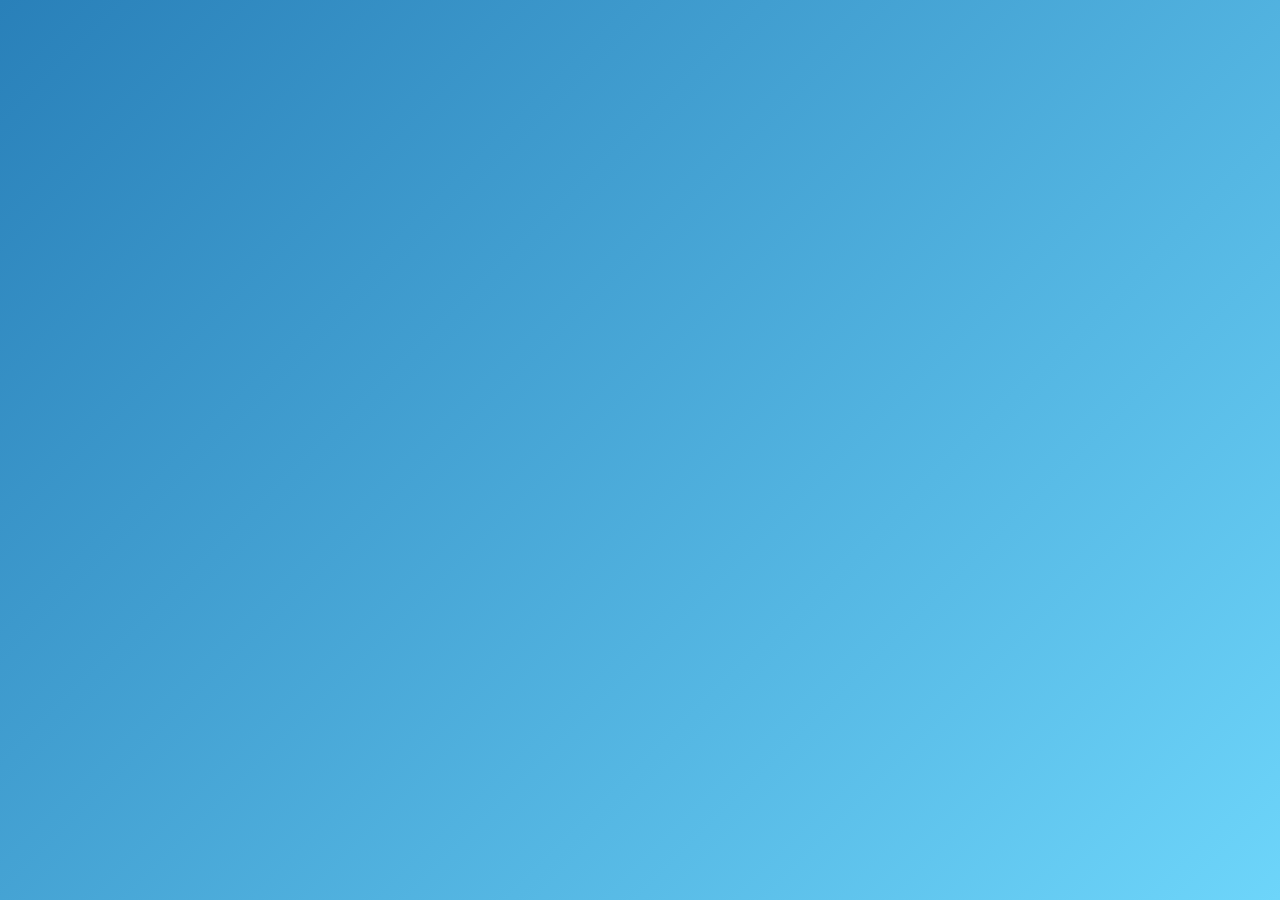
<file: dashboard.html>
<!DOCTYPE html>
<html lang="en">

<head>
  <meta charset="UTF-8" />
  <meta name="viewport" content="width=device-width, initial-scale=1.0" />
  <title>Firewall Simulator</title>
  <link href="https://cdn.jsdelivr.net/npm/bootstrap@5.3.3/dist/css/bootstrap.min.css" rel="stylesheet" />
  <link rel="stylesheet" href="Assets/CSS/dashboard.css" />
</head>

<body>
  <!-- Navbar -->
  <nav class="navbar navbar-dark bg-dark">
    <div class="container d-flex justify-content-between align-items-center">
      <a class="navbar-brand fw-bold" href="#">FirewallSimulator</a>
      <button class="btn btn-outline-light btn-sm" onclick="logout()">Logout</button>
    </div>
  </nav>

  <div class="container mt-4">
    <h2 class="text-center mb-4">Firewall Simulation</h2>

    <!-- Simulation Area -->
    <div id="simulation-area">
      <div id="client"></div>
      <div id="firewall"></div>
      <div id="server"></div>
    </div>

    <!-- Form Toggle Buttons (Only for Mobile) -->
    <div class="form-toggle d-sm-none">
      <button class="btn btn-secondary" onclick="toggleForm('rule')">Add Rule</button>
      <button class="btn btn-secondary" onclick="toggleForm('packet')">Send Packet</button>
    </div>

    <!-- Add Rule Form -->
    <form id="rule-form" class="mb-4">
      <div class="row g-2">
        <div class="col-sm-6 col-md-2">
          <select class="form-select" id="protocol" required>
            <option value="TCP">TCP</option>
            <option value="UDP">UDP</option>
            <option value="ICMP">ICMP</option>
          </select>
        </div>
        <div class="col-sm-6 col-md-3">
          <input type="text" class="form-control" id="source-ip" placeholder="Source IP" required />
        </div>
        <div class="col-sm-6 col-md-3">
          <input type="text" class="form-control" id="dest-ip" placeholder="Dest IP" required />
        </div>
        <div class="col-sm-6 col-md-2">
          <input type="number" class="form-control" id="port" placeholder="Port" required />
        </div>
        <div class="col-12 col-md-2 d-grid">
          <select class="form-select" id="action" required>
            <option value="permit">Permit</option>
            <option value="deny">Deny</option>
          </select>
        </div>
      </div>
      <button type="submit" class="btn btn-primary mt-3 add-rule-btn">Add Rule</button>
    </form>

    <!-- Packet Send Form -->
    <form id="packet-form" class="mb-4">
      <div class="row g-2">
        <div class="col-sm-6 col-md-3">
          <select class="form-select" id="packet-protocol" required>
            <option value="TCP">TCP</option>
            <option value="UDP">UDP</option>
            <!-- <option value="ICMP">ICMP</option> -->
          </select>
        </div>
        <div class="col-sm-6 col-md-3">
          <input type="text" class="form-control" id="packet-source" placeholder="Source IP" required />
        </div>
        <div class="col-sm-6 col-md-3">
          <input type="text" class="form-control" id="packet-dest" placeholder="Dest IP" required />
        </div>
        <div class="col-sm-6 col-md-2">
          <input type="number" class="form-control" id="packet-port" placeholder="Port" required />
        </div>
        <div class="col-12 col-md-1 d-grid">
          <button type="submit" class="btn btn-success">Send</button>
        </div>
      </div>
    </form>

    <!-- Rule List -->
    <div id="rule-list"></div>

  </div>

  <!-- Scripts -->
  <script src="Assets/Scripts/dashboard.js"></script>
</body>

</html>
</file>
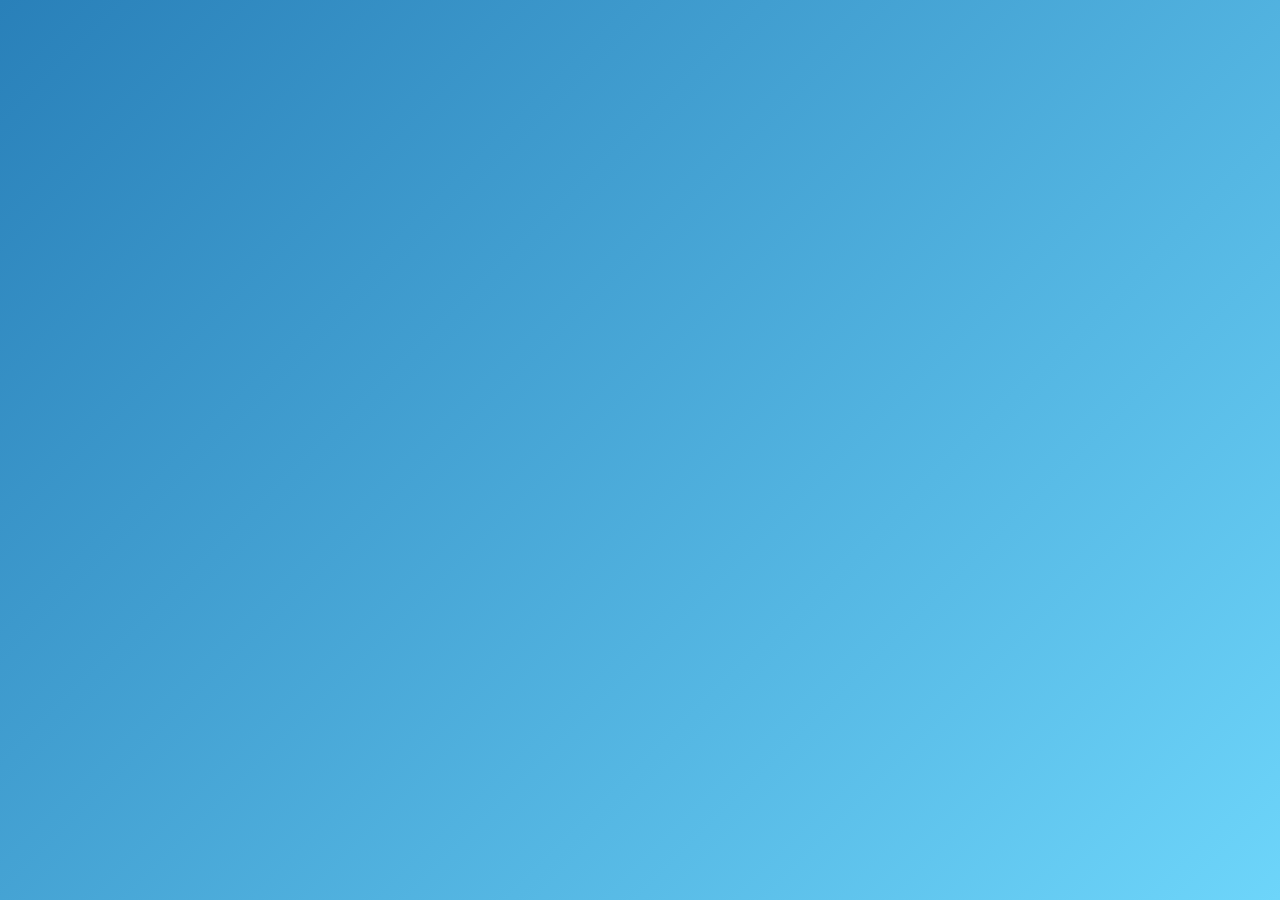
<file: login.html>
<!DOCTYPE html>
<html lang="en">

<head>
    <meta charset="UTF-8" />
    <meta name="viewport" content="width=device-width, initial-scale=1.0" />
    <title>Login - Firewall Simulator</title>
    <link rel="stylesheet" href="Assets/CSS/login.css" />
    <link href="https://cdn.jsdelivr.net/npm/bootstrap@5.3.3/dist/css/bootstrap.min.css" rel="stylesheet" />
</head>

<body>
    <div class="container d-flex justify-content-center align-items-center min-vh-100">
        <div class="login-box p-4 shadow rounded">
            <h2 class="text-center mb-4 fw-bold">Welcome Back!</h2>
            <form id="loginForm">
                <div class="mb-3">
                    <label for="email" class="form-label">Email Address</label>
                    <input type="email" class="form-control" id="email" placeholder="you@example.com" required />
                </div>

                <div class="mb-4">
                    <label for="password" class="form-label">Password</label>
                    <input type="password" class="form-control" id="password" placeholder="••••••••" required />
                </div>

                <button type="submit" class="btn btn-primary w-100" id="loginBtn">Login</button>

                <div class="text-center mt-3">
                    <a href="#" class="text-decoration-none small">Forgot password?</a>
                </div>

                <div class="text-center mt-2">
                    <p class="mb-0 small">Don’t have an account? <a href="register.html">Register now</a></p>
                </div>
            </form>
        </div>
    </div>

    <script src="Assets/Scripts/auth.js"></script>
</body>

</html>
</file>
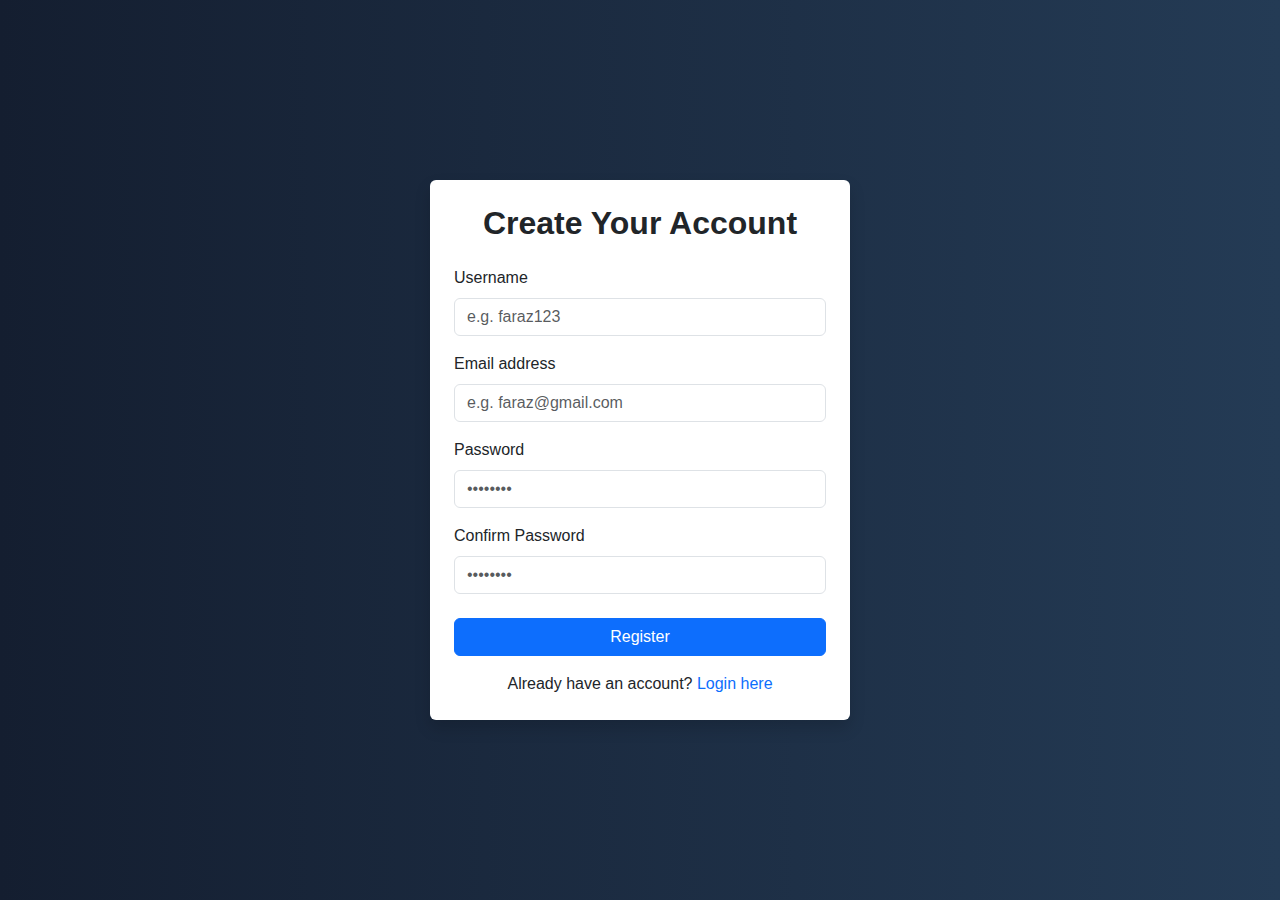
<file: register.html>
<!DOCTYPE html>
<html lang="en">
<head>
  <meta charset="UTF-8" />
  <meta name="viewport" content="width=device-width, initial-scale=1.0"/>
  <title>Register | FirewallSim</title>

  <!-- Bootstrap -->
  <link href="https://cdn.jsdelivr.net/npm/bootstrap@5.3.3/dist/css/bootstrap.min.css" rel="stylesheet"/>

  <!-- Custom CSS -->
  <link rel="stylesheet" href="Assets/CSS/register.css">
</head>
<body>

  <div class="register-wrapper d-flex justify-content-center align-items-center">
    <div class="register-box shadow p-4 rounded bg-white">

      <h2 class="text-center fw-bold mb-4">Create Your Account</h2>

      <form id="registerForm">
        <div class="mb-3">
          <label for="username" class="form-label">Username</label>
          <input type="text" class="form-control" id="username" placeholder="e.g. faraz123" required>
        </div>

        <div class="mb-3">
          <label for="email" class="form-label">Email address</label>
          <input type="email" class="form-control" id="email" placeholder="e.g. faraz@gmail.com" required>
        </div>

        <div class="mb-3">
          <label for="password" class="form-label">Password</label>
          <input type="password" class="form-control" id="password" placeholder="••••••••" required>
        </div>

        <div class="mb-4">
          <label for="confirmPassword" class="form-label">Confirm Password</label>
          <input type="password" class="form-control" id="confirmPassword" placeholder="••••••••" required>
        </div>

        <button type="submit" class="btn btn-primary w-100" id="registerBtn">Register</button>

        <p class="text-center mt-3 mb-0">
          Already have an account? <a href="login.html">Login here</a>
        </p>
      </form>
    </div>
  </div>

  <!-- Bootstrap JS -->
  <script src="https://cdn.jsdelivr.net/npm/bootstrap@5.3.3/dist/js/bootstrap.bundle.min.js"></script>
  <script src="./Assets/Scripts/auth.js"></script>
</body>
</html>
</file>
<file: Assets/CSS/dashboard.css>
body {
  background-color: #f0f0f0;
  font-family: sans-serif;
}

#simulation-area {
  width: 100%;
  max-width: 800px;
  height: 300px;
  border: 2px solid #333;
  position: relative;
  background-color: #fff;
  margin: 0 auto 30px;
}

#client, #firewall, #server {
  position: absolute;
  width: 50px;
  height: 50px;
  top: 125px;
}

#client {
  left: 50px;
  background: url('https://img.icons8.com/color/48/000000/computer.png') no-repeat center;
  background-size: contain;
}
#firewall {
  top: 50px;
  left: 375px;
  width: 20px;
  height: 200px;
  background-color: #ff4444;
}
#server {
  right: 50px;
  background: url('https://img.icons8.com/color/48/000000/server.png') no-repeat center;
  background-size: contain;
}

.packet-ball {
  position: absolute;
  width: 20px;
  height: 20px;
  top: 140px;
  left: 100px;
  border-radius: 50%;
  z-index: 10;
}

.permit {
  background: radial-gradient(circle, #4caf50, #2e7d32);
  animation: moveToServer 2s linear forwards;
}

.deny {
  background: radial-gradient(circle, #f44336, #d32f2f);
  animation: bounceBack 1s linear forwards;
}

@keyframes moveToServer {
  0% { left: 100px; transform: scale(1); }
  100% { left: 700px; transform: scale(1.2); }
}

@keyframes bounceBack {
  0% { left: 100px; }
  50% { left: 375px; }
  100% { left: 100px; opacity: 0; }
}

/* Firewall Animation */
#firewall.open {
  background-color: #4caf50;
  animation: softShake 0.3s ease-in-out;
}

@keyframes softShake {
  0% { transform: scale(1) translateX(0); }
  25% { transform: scale(1.05) translateX(-3px); }
  50% { transform: scale(1.05) translateX(3px); }
  75% { transform: scale(1.05) translateX(-2px); }
  100% { transform: scale(1) translateX(0); }
}


#firewall.blocked {
  background-color: #ff0000;
  animation: hardShake 0.4s ease-in-out;
}

@keyframes hardShake {
  0% { transform: translateX(0); }
  25% { transform: translateX(-8px); }
  50% { transform: translateX(8px); }
  75% { transform: translateX(-4px); }
  100% { transform: translateX(0); }
}
</file>
<file: Assets/CSS/login.css>
* {
  margin: 0;
  padding: 0;
  box-sizing: border-box;
}


body {
  background: linear-gradient(135deg, #2980b9, #6dd5fa);
  font-family: 'Segoe UI', Tahoma, Geneva, Verdana, sans-serif;
  overflow: hidden;
}

.login-box {
  background-color: #ffffff;
  max-width: 400px;
  width: 100%;
  border-radius: 12px;
  animation: slideIn 1s ease forwards;
  opacity: 0;
  transform: translateY(30px);
  box-shadow: 0 10px 30px rgba(0, 0, 0, 0.15);
  transition: all 0.3s ease-in-out;
}

.login-box:hover {
  transform: scale(1.02);
}


input:focus {
  box-shadow: none !important;
  border-color: #2980b9 !important;
}


@keyframes slideIn {
  to {
    opacity: 1;
    transform: translateY(0);
  }
}
</file>
<file: Assets/CSS/register.css>
* {
  margin: 0;
  padding: 0;
  box-sizing: border-box;
}

body {
  background: linear-gradient(to right, #141e30, #243b55);
  height: 100vh;
  margin: 0;
  font-family: 'Segoe UI', Tahoma, Geneva, Verdana, sans-serif;
}

.register-wrapper {
  height: 100vh;
}

.register-box {
  width: 100%;
  max-width: 420px;
  animation: slideUp 0.6s ease-in-out;
}

@keyframes slideUp {
  from {
    transform: translateY(40px);
    opacity: 0;
  }

  to {
    transform: translateY(0px);
    opacity: 1;
  }
}

input:focus {
  border-color: #0d6efd !important;
  box-shadow: 0 0 0 0.2rem rgba(13, 110, 253, 0.25);
}

a {
  color: #0d6efd;
  text-decoration: none;
}

a:hover {
  text-decoration: underline;
}
</file>
